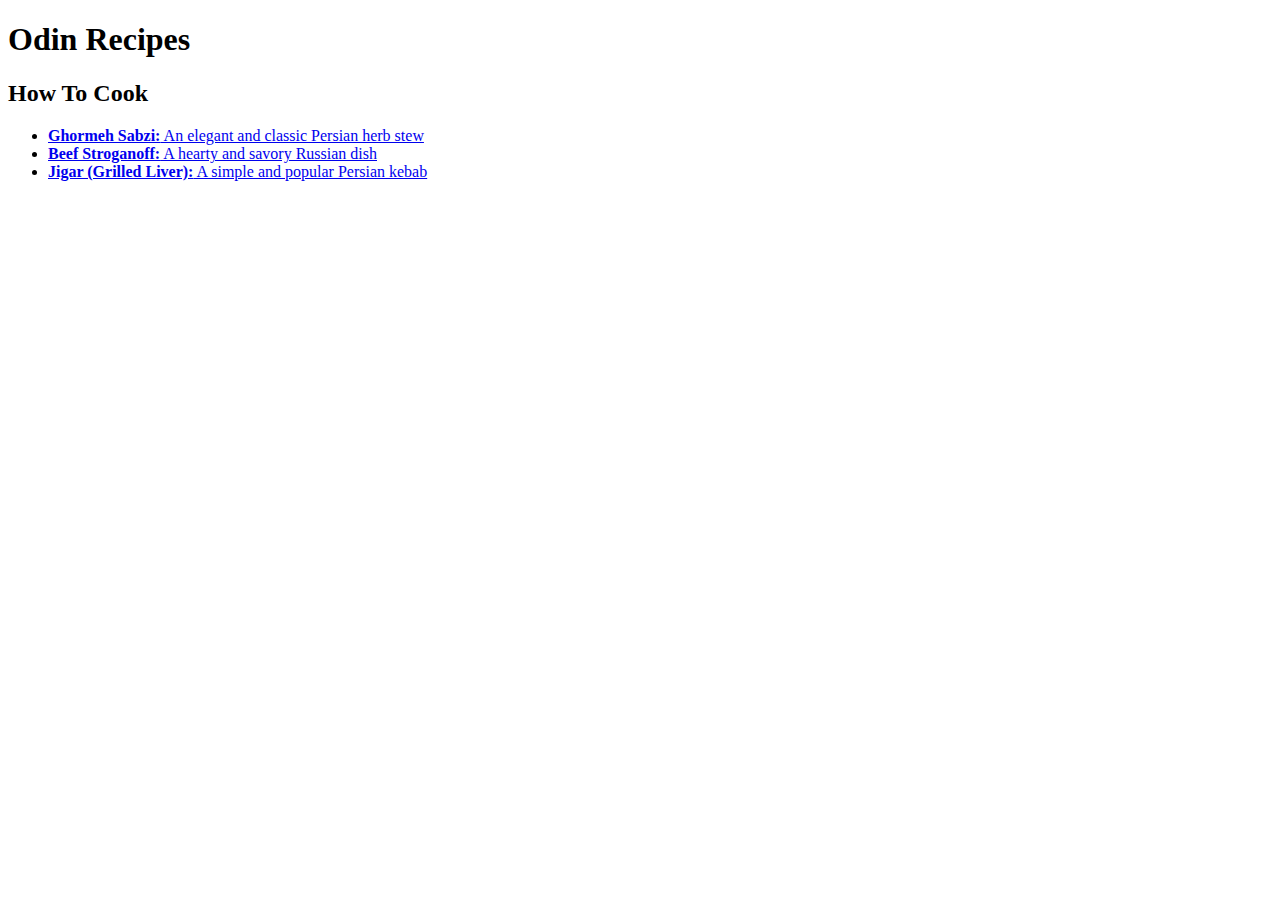
<file: index.html>
<!DOCTYPE html>
<html lang="en">
    <head>
        <title>Odin Recipes</title>
        <meta charset="UTF-8">
    </head>

    <body>
        <h1>Odin Recipes</h1>
        <h2>How To Cook</h2>
        <ul>
            <li><a href="recipes/ghormeh-sabzi.html"><strong>Ghormeh Sabzi:</strong> An elegant and classic Persian herb stew</a></li>
            <li><a href="recipes/beef-stroganoff.html"><strong>Beef Stroganoff:</strong> A hearty and savory Russian dish</a></li>
            <li><a href="recipes/grilled-liver.html"><strong>Jigar (Grilled Liver):</strong> A simple and popular Persian kebab</a></li>
        </ul>
    </body>
</html>
</file>
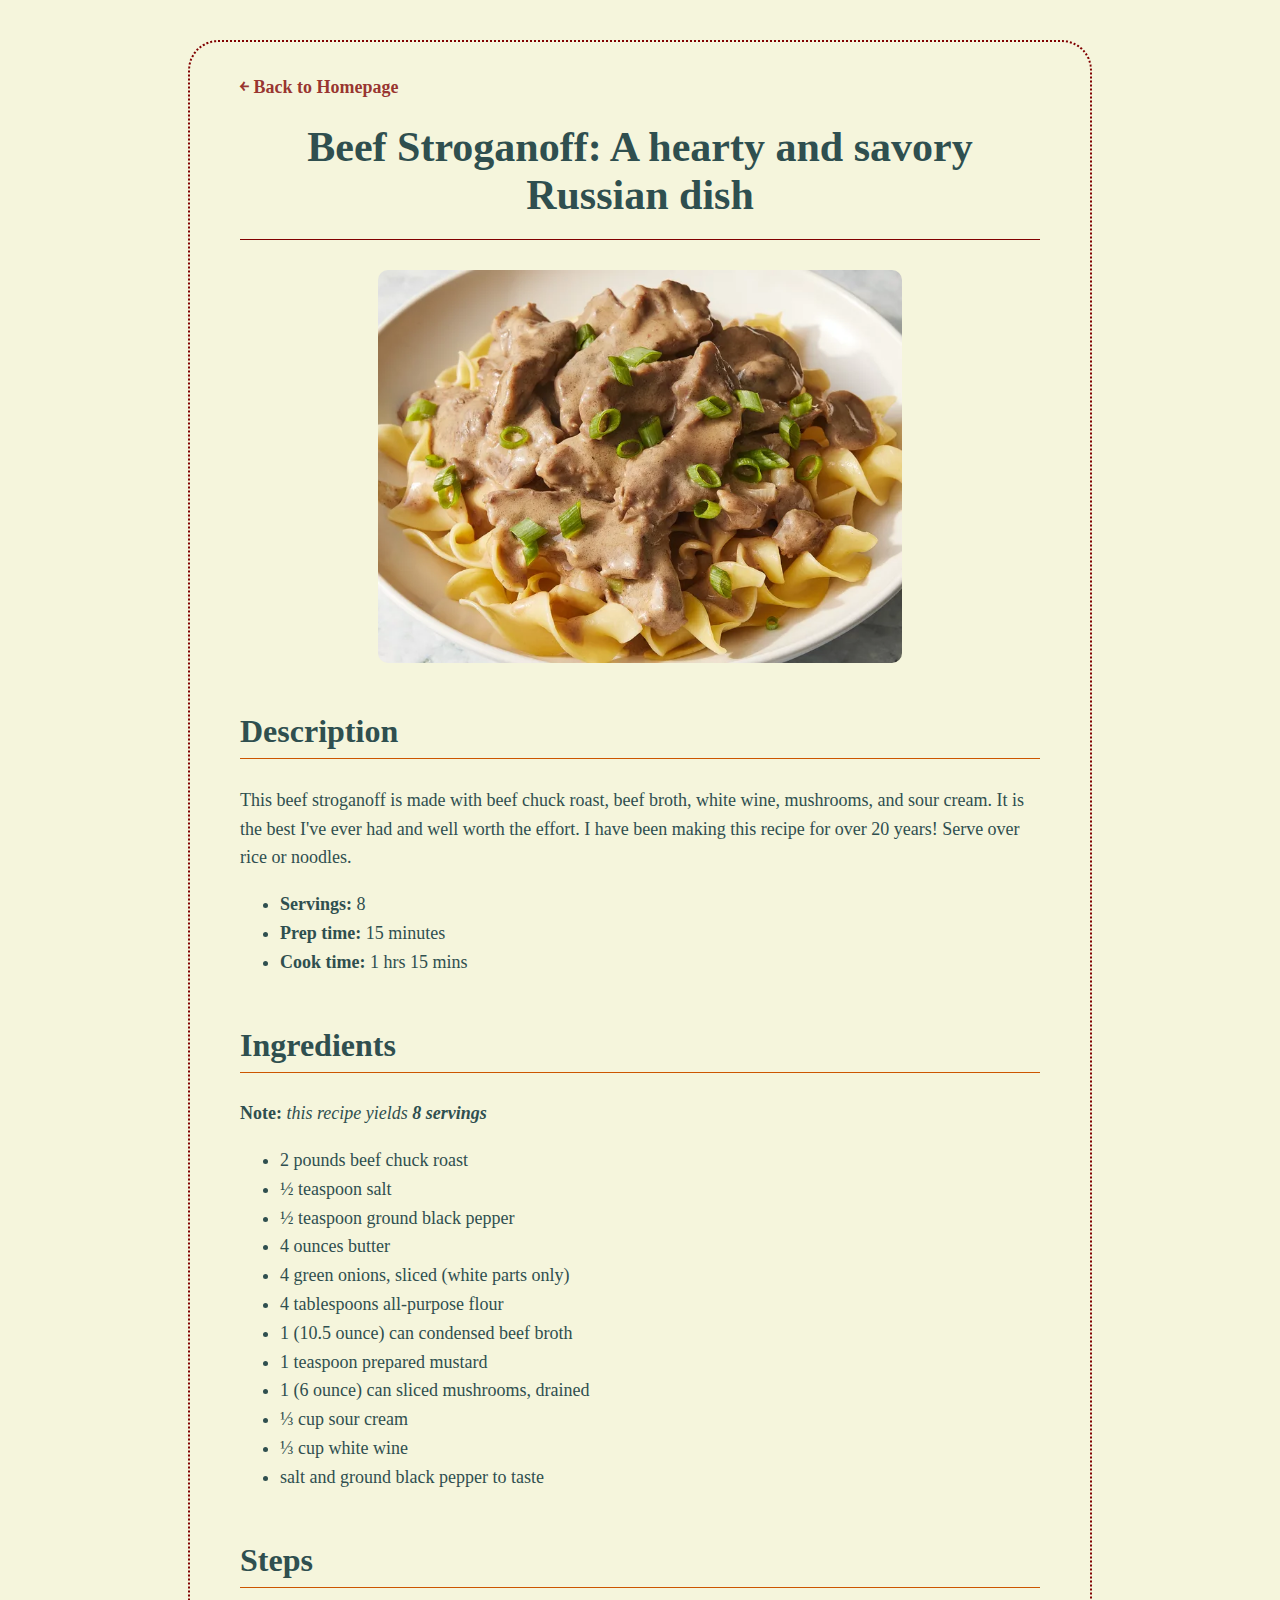
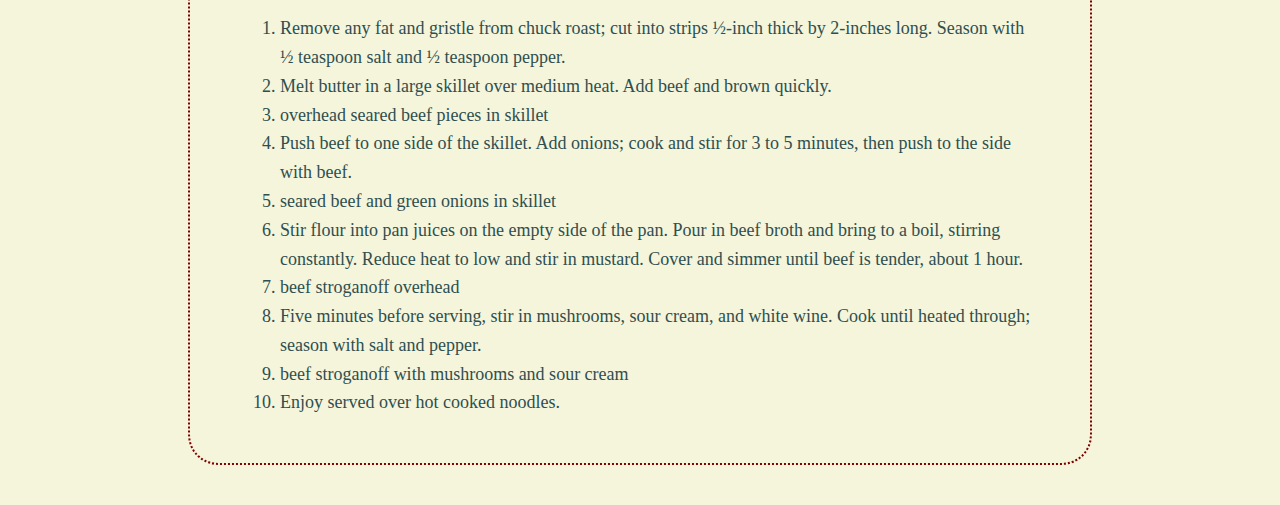
<file: recipes/beef-stroganoff.html>
<!DOCTYPE html>
<html lang="en">
  <head>
    <meta charset="UTF-8" />
    <title>How to Cook Beef Strogonoff | Hadixel Recipes</title>
    <link rel="stylesheet" href="styles-recipes.css">
  </head>
  <body>
    <a href="../index.html">&#65513; Back to Homepage</a>
    <h1>Beef Stroganoff: A hearty and savory Russian dish</h1>
    <img
      src="../images/full-img/beef-stroganoff.jpg"
      alt="Beef Stroganoff"
      height="386"
      width="524"
    />
    <h2>Description</h2>
    <p>
      This beef stroganoff is made with beef chuck roast, beef broth, white
      wine, mushrooms, and sour cream. It is the best I've ever had and well
      worth the effort. I have been making this recipe for over 20 years! Serve
      over rice or noodles.
    </p>
    <ul>
      <li><strong>Servings:</strong> 8</li>
      <li><strong>Prep time:</strong> 15 minutes</li>
      <li><strong>Cook time:</strong> 1 hrs 15 mins</li>
    </ul>
    <h2>Ingredients</h2>
    <p>
      <strong>Note:</strong
      ><em> this recipe yields <strong>8 servings</strong></em>
    </p>
    <ul>
      <li>2 pounds beef chuck roast</li>
      <li>½ teaspoon salt</li>
      <li>½ teaspoon ground black pepper</li>
      <li>4 ounces butter</li>
      <li>4 green onions, sliced (white parts only)</li>
      <li>4 tablespoons all-purpose flour</li>
      <li>1 (10.5 ounce) can condensed beef broth</li>
      <li>1 teaspoon prepared mustard</li>
      <li>1 (6 ounce) can sliced mushrooms, drained</li>
      <li>⅓ cup sour cream</li>
      <li>⅓ cup white wine</li>
      <li>salt and ground black pepper to taste</li>
    </ul>
    <h2>Steps</h2>
    <ol>
      <li>
        Remove any fat and gristle from chuck roast; cut into strips ½-inch
        thick by 2-inches long. Season with ½ teaspoon salt and ½ teaspoon
        pepper.
      </li>
      <li>
        Melt butter in a large skillet over medium heat. Add beef and brown
        quickly.
      </li>
      <li>overhead seared beef pieces in skillet</li>
      <li>
        Push beef to one side of the skillet. Add onions; cook and stir for 3 to
        5 minutes, then push to the side with beef.
      </li>
      <li>seared beef and green onions in skillet</li>
      <li>
        Stir flour into pan juices on the empty side of the pan. Pour in beef
        broth and bring to a boil, stirring constantly. Reduce heat to low and
        stir in mustard. Cover and simmer until beef is tender, about 1 hour.
      </li>
      <li>beef stroganoff overhead</li>
      <li>
        Five minutes before serving, stir in mushrooms, sour cream, and white
        wine. Cook until heated through; season with salt and pepper.
      </li>
      <li>beef stroganoff with mushrooms and sour cream</li>
      <li>Enjoy served over hot cooked noodles.</li>
    </ol>
  </body>
</html>
</file>
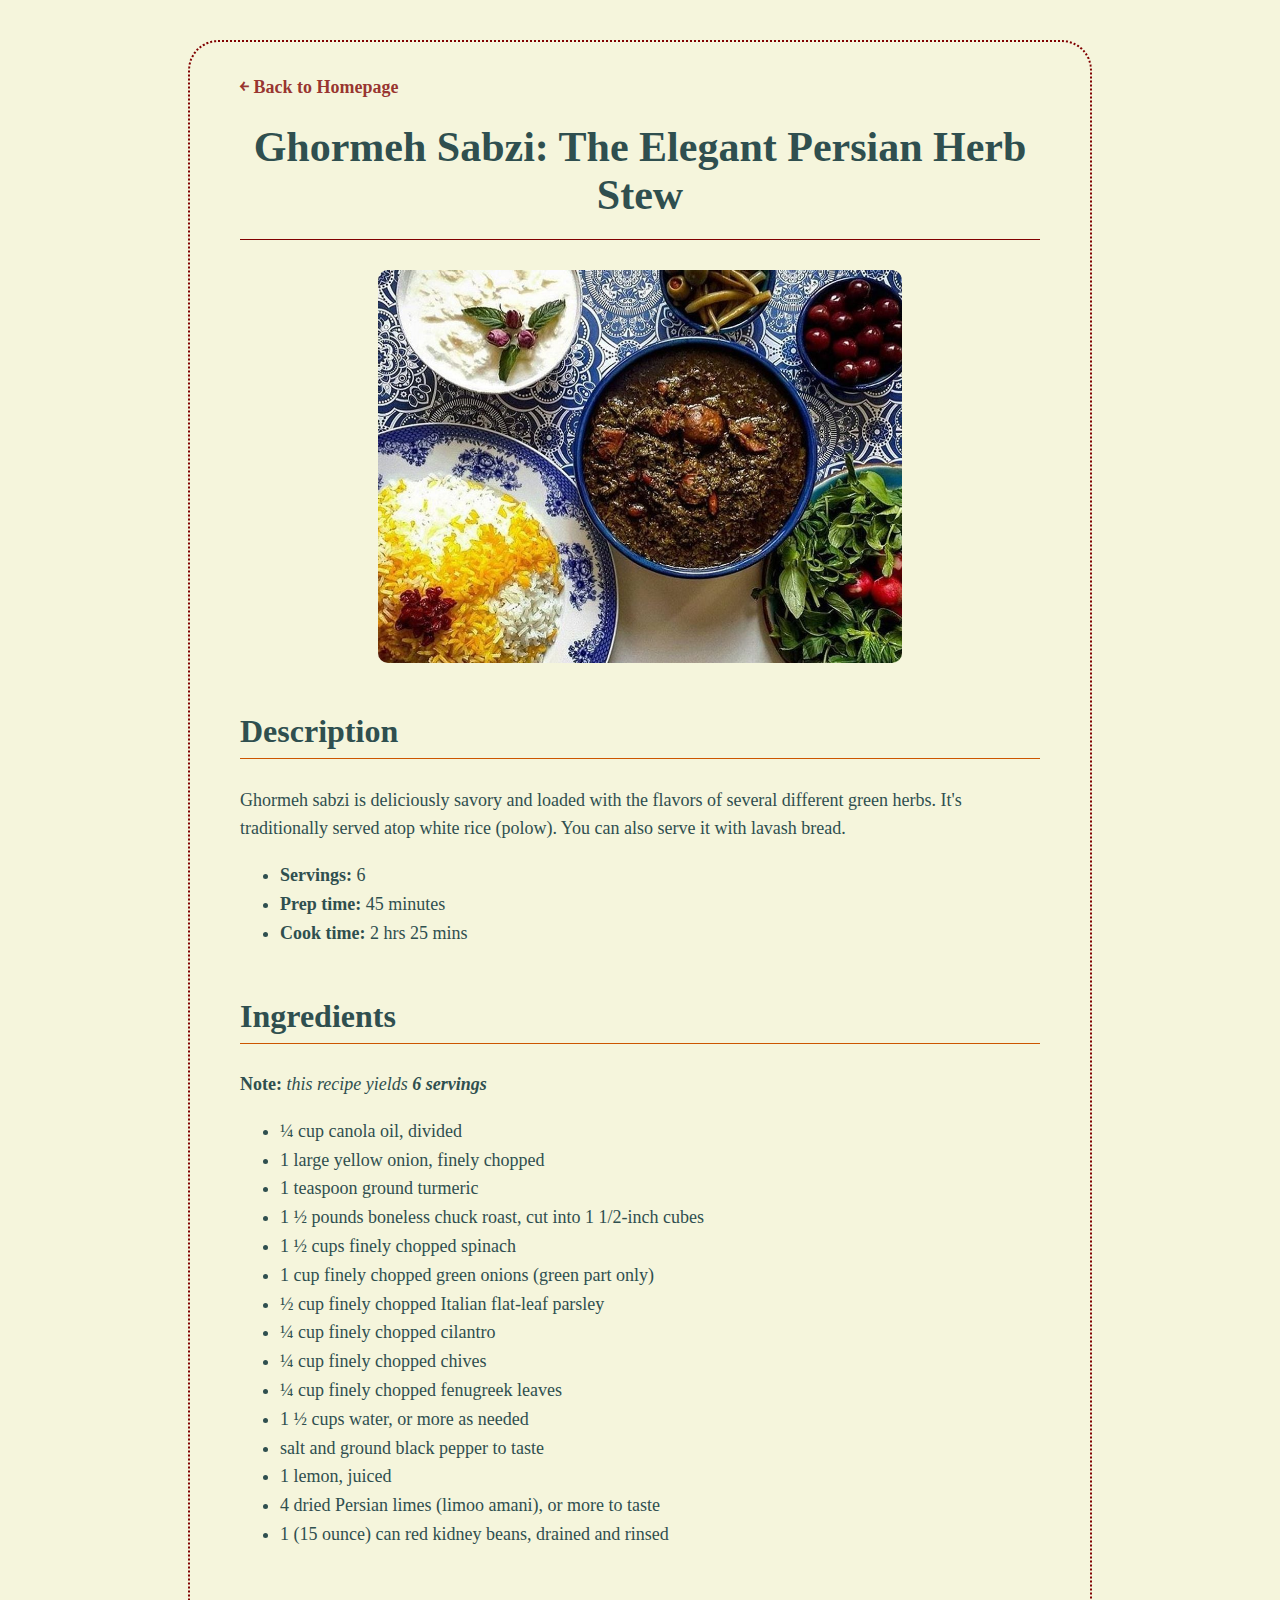
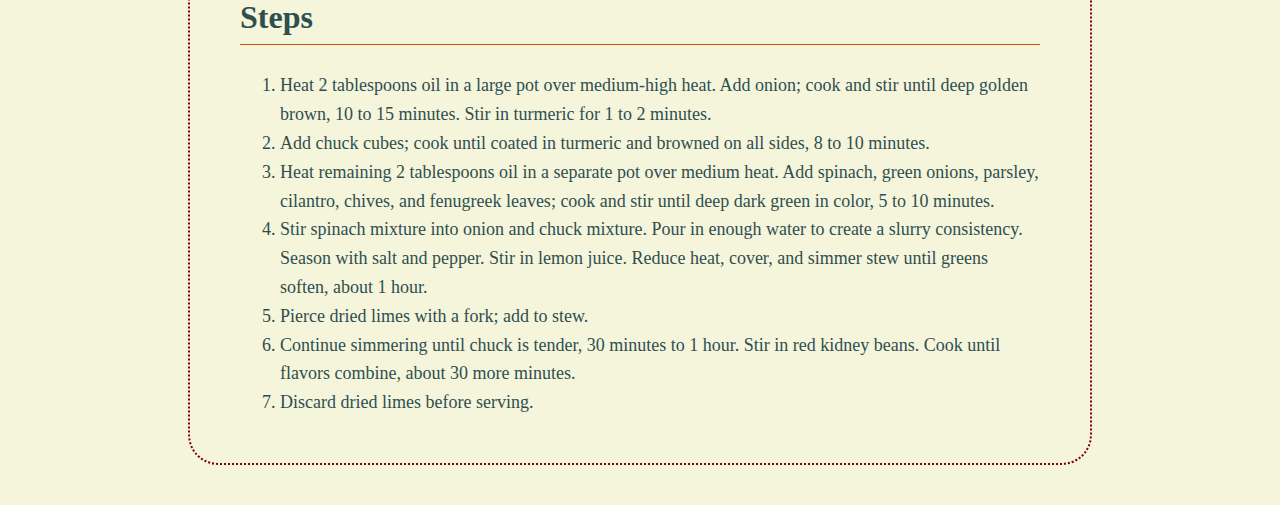
<file: recipes/ghormeh-sabzi.html>
<!DOCTYPE html>
<html lang="en">
  <head>
    <meta charset="UTF-8" />
    <title>How to Cook Ghormeh Sabzi | Hadixel Recipes</title>
    <link rel="stylesheet" href="styles-recipes.css">
  </head>
  <body>
    <a href="../index.html">&#65513; Back to Homepage</a>
    <h1>Ghormeh Sabzi: The Elegant Persian Herb Stew</h1>
    <img
      src="../images/full-img/ghrome-sabzi.jpg"
      alt="Ghormeh Sabzi"
      height="368"
      width="524"
    />
    <h2>Description</h2>
    <p>
      Ghormeh sabzi is deliciously savory and loaded with the flavors of several
      different green herbs. It's traditionally served atop white rice (polow).
      You can also serve it with lavash bread.
    </p>
    <ul>
      <li><strong>Servings:</strong> 6</li>
      <li><strong>Prep time:</strong> 45 minutes</li>
      <li><strong>Cook time:</strong> 2 hrs 25 mins</li>
    </ul>
    <h2>Ingredients</h2>
    <p>
      <strong>Note:</strong
      ><em> this recipe yields <strong>6 servings</strong></em>
    </p>
    <ul>
      <li>¼ cup canola oil, divided</li>
      <li>1 large yellow onion, finely chopped</li>
      <li>1 teaspoon ground turmeric</li>
      <li>1 ½ pounds boneless chuck roast, cut into 1 1/2-inch cubes</li>
      <li>1 ½ cups finely chopped spinach</li>
      <li>1 cup finely chopped green onions (green part only)</li>
      <li>½ cup finely chopped Italian flat-leaf parsley</li>
      <li>¼ cup finely chopped cilantro</li>
      <li>¼ cup finely chopped chives</li>
      <li>¼ cup finely chopped fenugreek leaves</li>
      <li>1 ½ cups water, or more as needed</li>
      <li>salt and ground black pepper to taste</li>
      <li>1 lemon, juiced</li>
      <li>4 dried Persian limes (limoo amani), or more to taste</li>
      <li>1 (15 ounce) can red kidney beans, drained and rinsed</li>
    </ul>
    <h2>Steps</h2>
    <ol>
      <li>
        Heat 2 tablespoons oil in a large pot over medium-high heat. Add onion;
        cook and stir until deep golden brown, 10 to 15 minutes. Stir in
        turmeric for 1 to 2 minutes.
      </li>
      <li>
        Add chuck cubes; cook until coated in turmeric and browned on all sides,
        8 to 10 minutes.
      </li>
      <li>
        Heat remaining 2 tablespoons oil in a separate pot over medium heat. Add
        spinach, green onions, parsley, cilantro, chives, and fenugreek leaves;
        cook and stir until deep dark green in color, 5 to 10 minutes.
      </li>
      <li>
        Stir spinach mixture into onion and chuck mixture. Pour in enough water
        to create a slurry consistency. Season with salt and pepper. Stir in
        lemon juice. Reduce heat, cover, and simmer stew until greens soften,
        about 1 hour.
      </li>
      <li>Pierce dried limes with a fork; add to stew.</li>
      <li>
        Continue simmering until chuck is tender, 30 minutes to 1 hour. Stir in
        red kidney beans. Cook until flavors combine, about 30 more minutes.
      </li>
      <li>Discard dried limes before serving.</li>
    </ol>
  </body>
</html>
</file>
<file: recipes/styles-recipes.css>
body {
  background-color: #f5f5dc;
  color: #2f4f4f;
  font-family: "Times New Roman", Garamond, Gerogia, serif, sans-serif;
  max-width: 800px;
  margin: 40px auto;
  padding: 30px 50px;
  border: 2px dotted #800000;
  border-radius: 30px;
}

h1 {
  font-size: 42px;
  text-align: center;
  padding-bottom: 20px;
  margin-top: 0;
  margin-bottom: 30px;
  border-bottom: 1px solid #800000;
}

h2 {
  font-size: 32px;
  margin-top: 50px;
  border-bottom: 1px solid #cc5500;
  padding-bottom: 8px;
}

img {
  display: block;
  margin: 0 auto;
  margin-bottom: 30px;
  max-width: 100%;
  height: auto;
  border-radius: 10px;
}

p,
li {
  font-size: 18px;
  line-height: 1.6;
}

ul,
ol {
  padding-left: 40px;
}

a {
  color: rgb(128, 0, 0, 80%);
  text-decoration: none;
  font-weight: bold;
  font-size: 18px;
  display: block;
  margin-bottom: 25px;
}
</file>
